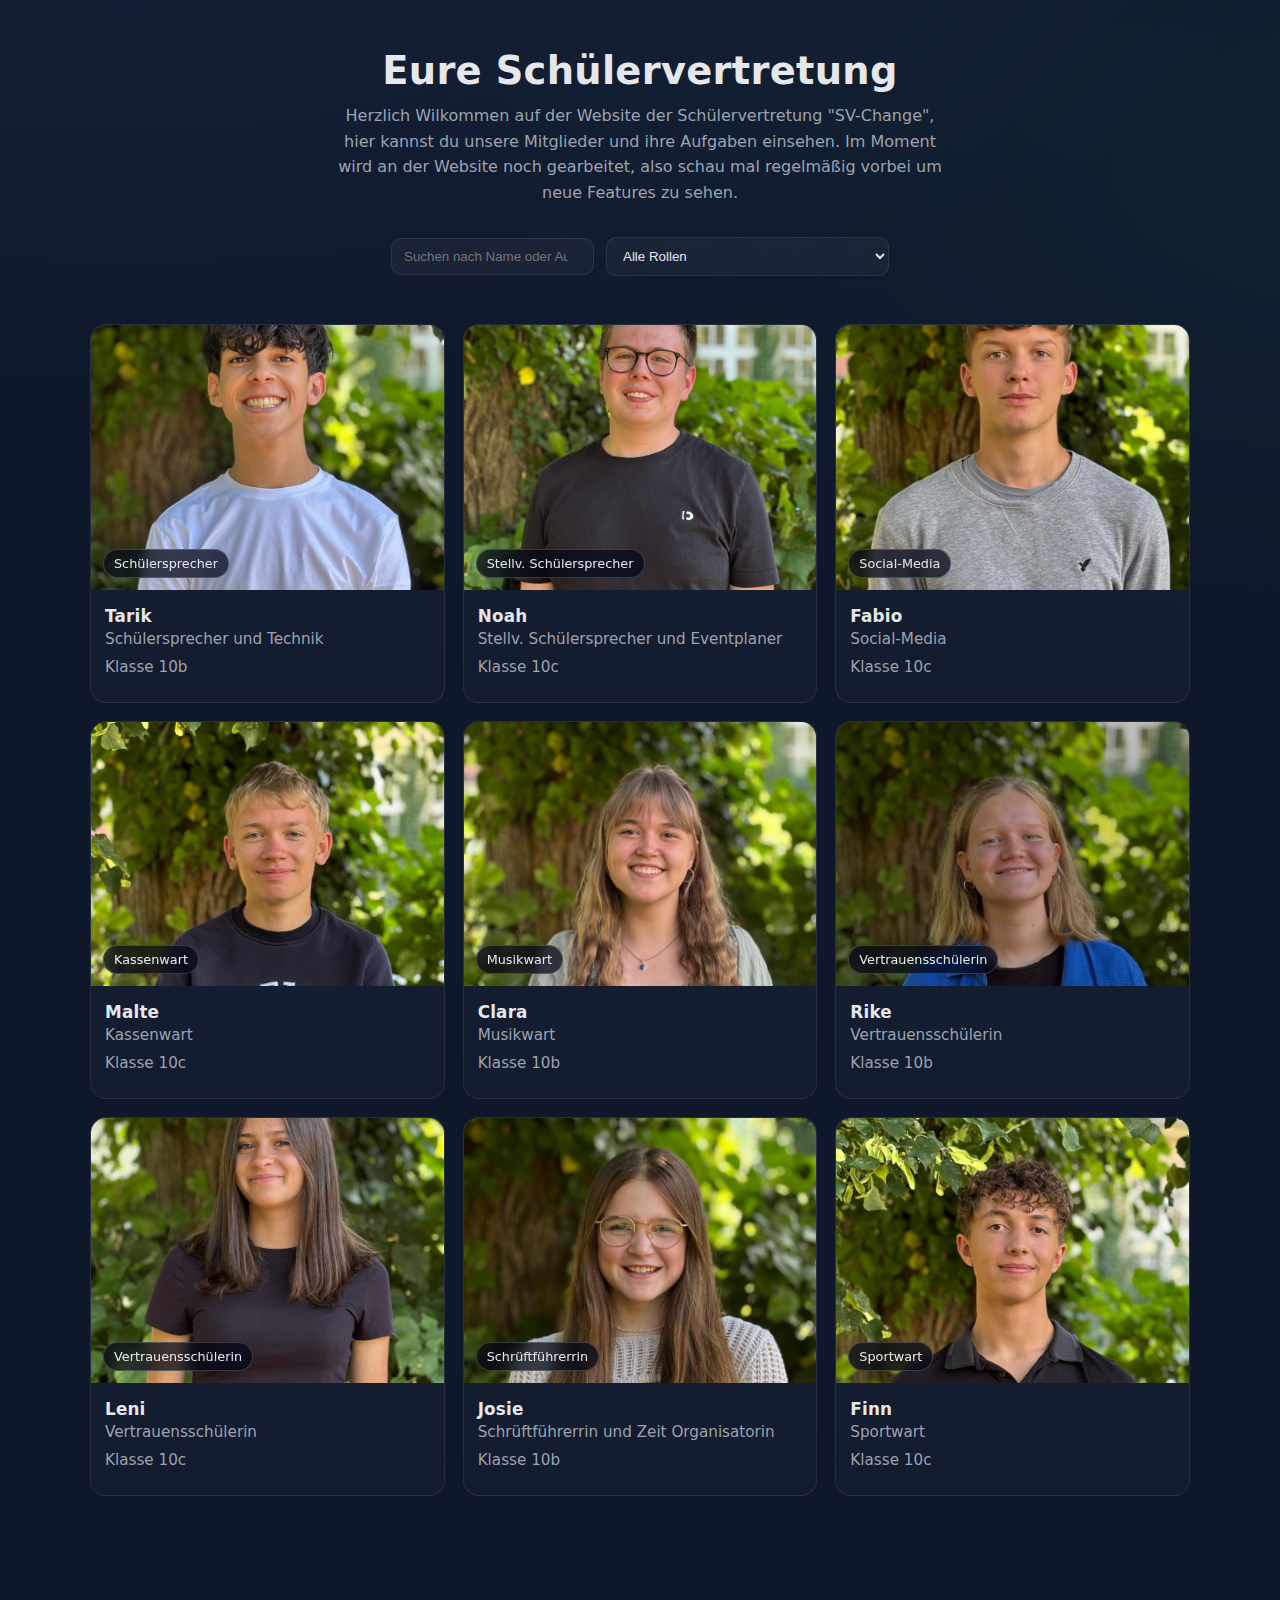
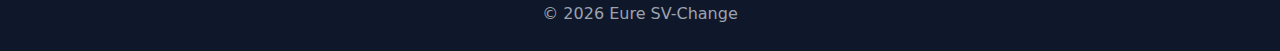
<file: index.html>
<!doctype html>
<html lang="de">
<head>
  <meta charset="utf-8" />
  <meta name="viewport" content="width=device-width, initial-scale=1" />
  <title>SV-Change</title>
  <style>
    :root{
      --bg: #0f172a;           /* Slate-900 */
      --card: #111827;         /* Gray-900 */
      --card-hover: #1f2937;   /* Gray-800 */
      --text: #e5e7eb;         /* Gray-200 */
      --muted: #9ca3af;        /* Gray-400 */
      --accent: #60a5fa;       /* Blue-400 */
      --ring: rgba(96,165,250,.35);
      --radius: 16px;
    }

    * { box-sizing: border-box; }
    body{
      margin:0;
      font-family: system-ui,-apple-system,Segoe UI,Roboto,Ubuntu,Cantarell,Noto Sans,'Helvetica Neue',Arial,"Apple Color Emoji","Segoe UI Emoji";
      background: radial-gradient(1200px 600px at 10% -10%, rgba(96,165,250,.08), transparent),
                  radial-gradient(1000px 500px at 110% 10%, rgba(16,185,129,.07), transparent),
                  var(--bg);
      color: var(--text);
    }

    header{
      padding: 48px 24px 16px;
      text-align:center;
    }
    header h1{
      margin:0 0 10px;
      font-size: clamp(1.5rem, 2vw + 1rem, 2.4rem);
      letter-spacing: .3px;
    }
    header p{
      margin:0 auto;
      max-width: 60ch;
      color: var(--muted);
      line-height: 1.6;
    }

    .toolbar{
      display:flex; gap:12px; justify-content:center; align-items:center; flex-wrap:wrap;
      padding: 24px; margin-top: 8px;
    }
    .toolbar input[type="search"], .toolbar select{
      background: rgba(255,255,255,.04);
      border: 1px solid rgba(255,255,255,.08);
      color: var(--text);
      padding: 10px 12px;
      border-radius: 10px;
      outline: none;
    }
    .toolbar input[type="search"]:focus, .toolbar select:focus{
      box-shadow: 0 0 0 6px var(--ring);
      border-color: var(--accent);
    }

    .toolbar option{
      background-color: #0b1220;
      border-color: #0b1220;
      border-radius: 10px;
    }

    main{ padding: 8px 24px 80px; }
    .grid{
      display:grid;
      grid-template-columns: repeat(1, minmax(0, 1fr));
      gap: 18px;
      max-width: 1100px;
      margin: 0 auto;
    }
    @media (min-width: 700px){
      .grid{ grid-template-columns: repeat(2, minmax(0, 1fr)); }
    }
    @media (min-width: 1024px){
      .grid{ grid-template-columns: repeat(3, minmax(0, 1fr)); }
    }

    .card{
      background: linear-gradient(180deg, rgba(255,255,255,.04), rgba(255,255,255,.02));
      border: 1px solid rgba(255,255,255,.08);
      border-radius: var(--radius);
      overflow: hidden;
      transition: transform .2s ease, background .2s ease, box-shadow .2s ease;
    }
    .card:hover{
      transform: translateY(-4px);
      background: linear-gradient(180deg, rgba(255,255,255,.06), rgba(255,255,255,.03));
      box-shadow: 0 20px 40px rgba(0,0,0,.35), inset 0 0 0 1px rgba(96,165,250,.18);
    }

    .avatar-wrap{
      position:relative;
      aspect-ratio: 4 / 3;   /* breites Bild; passt für Gruppenfotos wie Portraits */
      overflow:hidden;
      background: #0b1220;
    }
    .avatar{
      width:100%; height:100%; object-fit: cover; display:block;
    }
    .badge{
      position:absolute; bottom:12px; left:12px;
      background: rgba(2,6,23,.7);
      border: 1px solid rgba(255,255,255,.18);
      backdrop-filter: blur(6px);
      -webkit-backdrop-filter: blur(6px);
      color: var(--text);
      padding: 6px 10px;
      font-size: .8rem;
      border-radius: 999px;
    }

    .content{ padding: 14px 14px 16px; }
    .name{
      font-weight: 650;
      font-size: 1.05rem;
      margin: 2px 0 4px;
      letter-spacing:.2px;
    }
    .role{
      color: var(--muted);
      font-size: .95rem;
      margin: 0 0 10px;
    }

    .socials{ display:flex; gap:10px; }
    .chip{
      font-size:.8rem; color: var(--text);
      background: rgba(96,165,250,.12);
      border: 1px solid rgba(96,165,250,.25);
      padding: 6px 10px; border-radius: 999px; text-decoration:none;
    }

    footer{ text-align:center; color: var(--muted); padding: 28px 24px; }
  </style>
</head>
<body>
  <header>
    <h1>Eure Schülervertretung</h1>
    <p>Herzlich Wilkommen auf der Website der Schülervertretung "SV-Change", hier kannst du unsere Mitglieder und ihre Aufgaben einsehen. Im Moment wird an der Website noch gearbeitet, also schau mal regelmäßig vorbei um neue Features zu sehen. </p>
    <div class="toolbar" role="region" aria-label="Filter">
      <input id="search" type="search" placeholder="Suchen nach Name oder Aufgabe…" aria-label="Suchen" />
      <select id="filter" aria-label="Rolle filtern">
        <option value="">Alle Rollen</option>
        <option>Schülersprecher und Technik</option>
        <option>Stellv. Schülersprecher und Eventplaner</option>
        <option>Social-Media</option>
        <option>Kassenwart</option>
        <option>Musikwart</option>
        <option>Vertrauensschülerin</option>
        <option>Schrüftführerrin und Zeit Organisatorin</option>
        <option>Sportwart</option>
      </select>
    </div>
  </header>

  <main>
    <section class="grid" id="team" aria-label="Team Raster">
      <!-- Tarik -->
      <article class="card" data-role="Schülersprecher und Technik">
        <div class="avatar-wrap">
          <img class="avatar" src="/Bilder/Tarik.jpg" alt="Porträt von Tarik" loading="lazy" />
          <span class="badge">Schülersprecher</span>
        </div>
        <div class="content">
          <h3 class="name">Tarik</h3>
          <p class="role">Schülersprecher und Technik</p>
          <p class="role">Klasse 10b</p>
          </div>
        </div>
      </article>

      <!-- Noah -->
      <article class="card" data-role="Stellv. Schülersprecher und Eventplaner">
        <div class="avatar-wrap">
          <img class="avatar" src="/Bilder/Noah.jpg" alt="Porträt von Noah" loading="lazy" />
          <span class="badge">Stellv. Schülersprecher</span>
        </div>
        <div class="content">
          <h3 class="name">Noah</h3>
          <p class="role">Stellv. Schülersprecher und Eventplaner</p>
          <p class="role">Klasse 10c</p>
          </div>
        </div>
      </article>

      <!-- Fabio -->
      <article class="card" data-role="Social-Media">
        <div class="avatar-wrap">
          <img class="avatar" src="/Bilder/Phabio.jpg" alt="Porträt von Fabio" loading="lazy" />
          <span class="badge">Social-Media</span>
        </div>
        <div class="content">
          <h3 class="name">Fabio</h3>
          <p class="role">Social-Media</p>
          <p class="role">Klasse 10c</p>
          </div>
        </div>
      </article>

      <!-- Malte -->
      <article class="card" data-role="Kassenwart">
        <div class="avatar-wrap">
          <img class="avatar" src="/Bilder/Malte.jpg" alt="Porträt von Malte" loading="lazy" />
          <span class="badge">Kassenwart</span>
        </div>
        <div class="content">
          <h3 class="name">Malte</h3>
          <p class="role">Kassenwart</p>
          <p class="role">Klasse 10c</p>
          </div>
        </div>
      </article>

      <!-- Clara -->
      <article class="card" data-role="Musikwart">
        <div class="avatar-wrap">
          <img class="avatar" src="/Bilder/Clara.jpg" alt="Porträt von Clara" loading="lazy" />
          <span class="badge">Musikwart</span>
        </div>
        <div class="content">
          <h3 class="name">Clara</h3>
          <p class="role">Musikwart</p>
          <p class="role">Klasse 10b</p>
          </div>
        </div>
      </article>

      <!-- Rike -->
      <article class="card" data-role="Vertrauensschülerin">
        <div class="avatar-wrap">
          <img class="avatar" src="/Bilder/Rike.jpg" alt="Porträt von Rike" loading="lazy" />
          <span class="badge">Vertrauensschülerin</span>
        </div>
        <div class="content">
          <h3 class="name">Rike</h3>
          <p class="role">Vertrauensschülerin</p>
          <p class="role">Klasse 10b</p>
          </div>
        </div>
      </article>

      <!-- Leni -->
      <article class="card" data-role="Vertrauensschülerin">
        <div class="avatar-wrap">
          <img class="avatar" src="/Bilder/Leni.jpg" alt="Porträt von Leni" loading="lazy" />
          <span class="badge">Vertrauensschülerin</span>
        </div>
        <div class="content">
          <h3 class="name">Leni</h3>
          <p class="role">Vertrauensschülerin</p>
          <p class="role">Klasse 10c</p>
          </div>
        </div>
      </article>

      <!-- Josie -->
      <article class="card" data-role="Schrüftführerrin und Zeit Organisatorin">
        <div class="avatar-wrap">
          <img class="avatar" src="/Bilder/Josie.jpg" alt="Porträt von Josie" loading="lazy" />
          <span class="badge">Schrüftführerrin</span>
        </div>
        <div class="content">
          <h3 class="name">Josie</h3>
          <p class="role">Schrüftführerrin und Zeit Organisatorin</p>
          <p class="role">Klasse 10b</p>
          </div>
        </div>
      </article>

      <!-- Finn -->
      <article class="card" data-role="Sportwart">
        <div class="avatar-wrap">
          <img class="avatar" src="/Bilder/Finn.jpg" alt="Porträt von Finn" loading="lazy" />
          <span class="badge">Sportwart</span>
        </div>
        <div class="content">
          <h3 class="name">Finn</h3>
          <p class="role">Sportwart</p>
          <p class="role">Klasse 10c</p>
          </div>
        </div>
      </article>

    </section>
  </main>

  <footer>
    © <span id="year"></span> Eure SV-Change
  </footer>

  <script>
    // Live-Suche & Filter (nur Demo – keine externen Bibliotheken erforderlich)
    const search = document.getElementById('search');
    const filter = document.getElementById('filter');
    const team = document.getElementById('team');

    const apply = () => {
      const q = (search.value || '').toLowerCase().trim();
      const role = filter.value;
      for (const card of team.querySelectorAll('.card')){
        const name = card.querySelector('.name').textContent.toLowerCase();
        const roleText = card.querySelector('.role').textContent.toLowerCase();
        const matchText = name.includes(q) || roleText.includes(q);
        const matchRole = !role || card.dataset.role === role;
        card.style.display = (matchText && matchRole) ? '' : 'none';
      }
    };
    search.addEventListener('input', apply);
    filter.addEventListener('change', apply);
    document.getElementById('year').textContent = new Date().getFullYear();
  </script>
</body>
</html>
</file>
